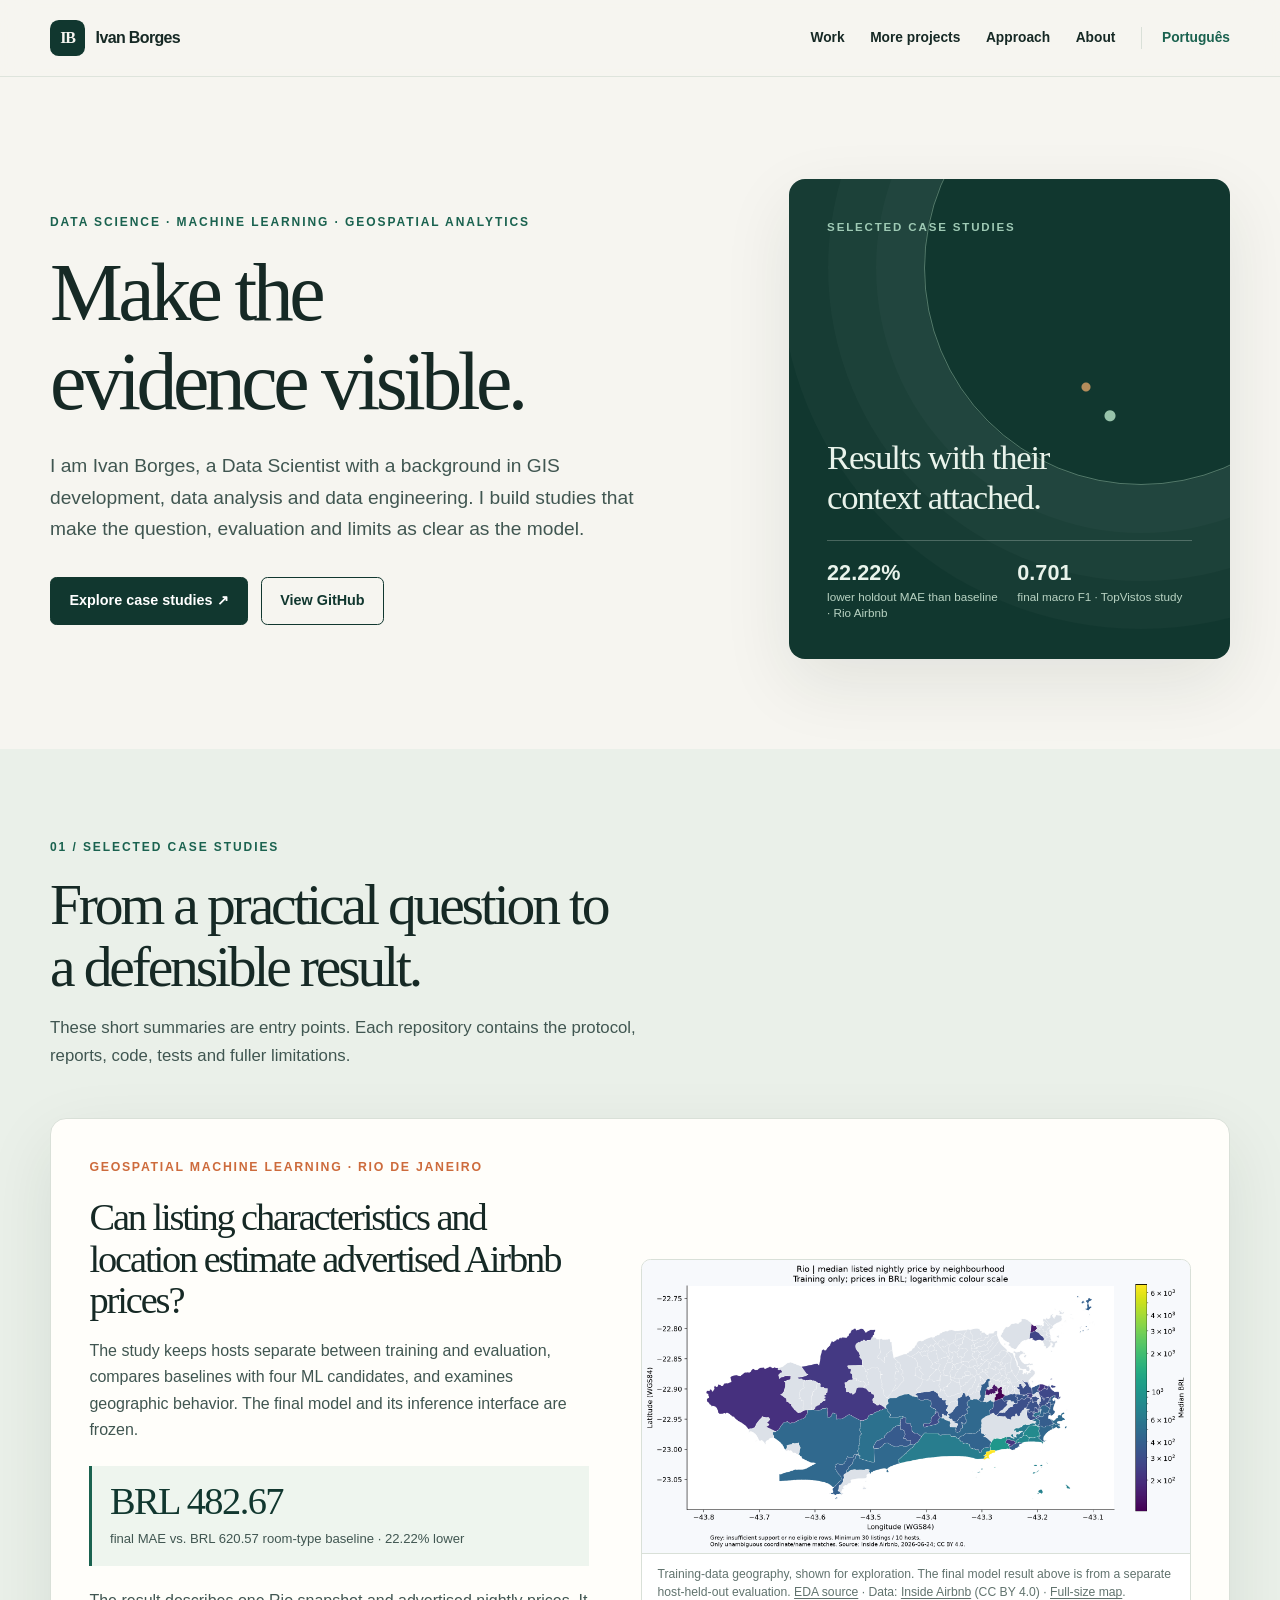
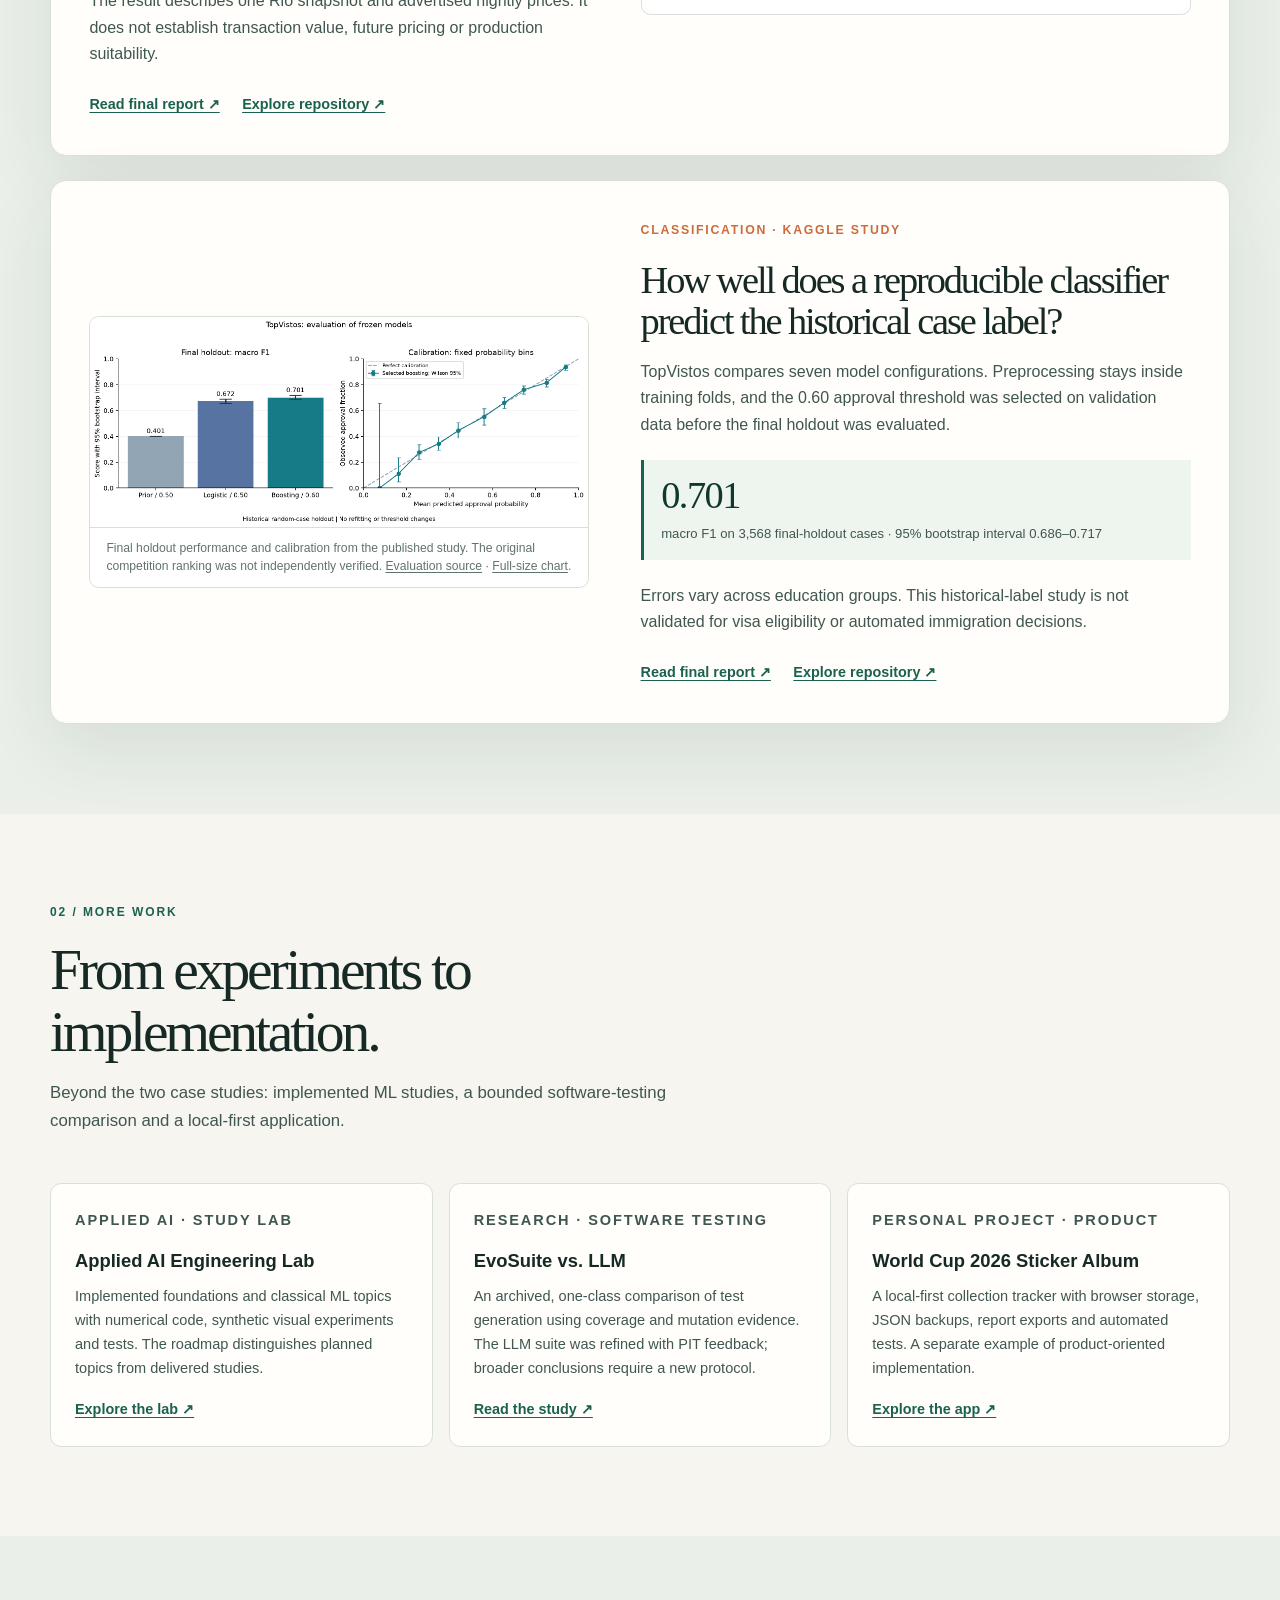
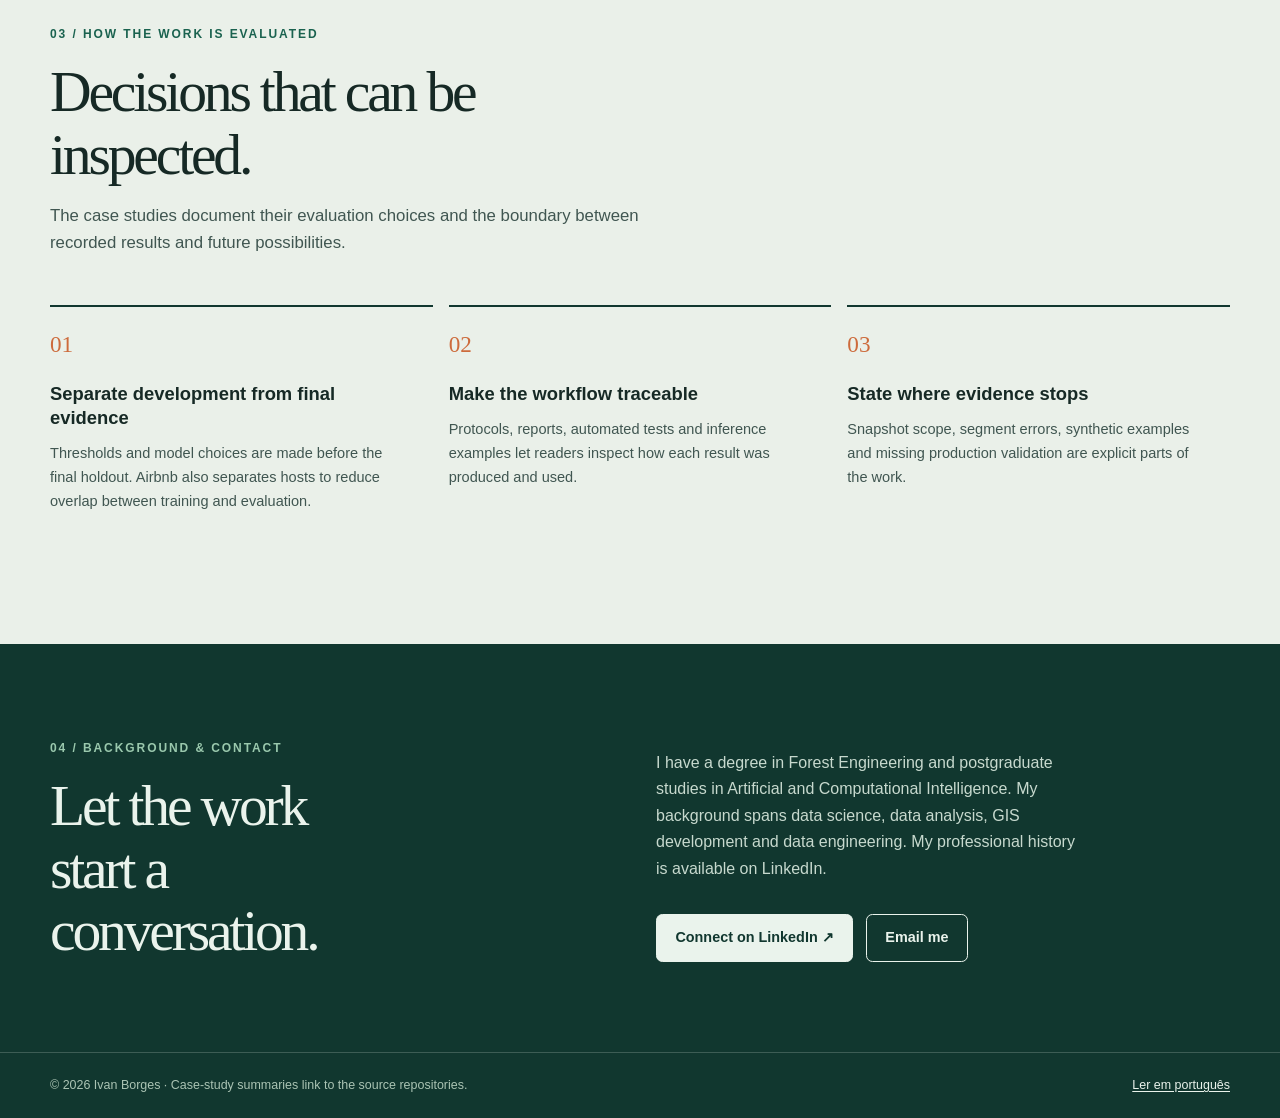
<file: index.html>
<!doctype html>
<html lang="en">
<head>
  <meta charset="utf-8">
  <meta name="viewport" content="width=device-width, initial-scale=1">
  <meta name="color-scheme" content="light">
  <meta name="description" content="Ivan Borges — Data Science, Machine Learning and Geospatial Analytics. Selected case studies with results, methods and limitations.">
  <title>Ivan Borges | Data Science &amp; Machine Learning</title>
  <link rel="canonical" href="https://ivanfborges.github.io/">
  <link rel="alternate" hreflang="en" href="https://ivanfborges.github.io/">
  <link rel="alternate" hreflang="pt-BR" href="https://ivanfborges.github.io/pt/">
  <link rel="icon" type="image/svg+xml" href="assets/favicon.svg">
  <link rel="stylesheet" href="assets/site.css">
</head>
<body>
  <a class="skip-link" href="#main">Skip to content</a>
  <header class="site-header">
    <div class="container header-inner">
      <a class="brand" href="#top" aria-label="Ivan Borges, back to top"><span class="brand-mark" aria-hidden="true">IB</span> Ivan Borges</a>
      <div class="header-actions">
        <nav class="site-nav" aria-label="Main navigation">
          <a href="#work">Work</a><a href="#more">More projects</a><a href="#approach">Approach</a><a href="#about">About</a>
        </nav>
        <a class="lang-link" href="pt/" lang="pt-BR" hreflang="pt-BR">Português</a>
      </div>
    </div>
  </header>

  <main id="main">
    <section class="hero" id="top" aria-labelledby="hero-title">
      <div class="container hero-grid">
        <div>
          <p class="eyebrow">Data Science · Machine Learning · Geospatial Analytics</p>
          <h1 id="hero-title">Make the evidence visible.</h1>
          <p class="hero-copy">I am Ivan Borges, a Data Scientist with a background in GIS development, data analysis and data engineering. I build studies that make the question, evaluation and limits as clear as the model.</p>
          <div class="hero-actions">
            <a class="button" href="#work">Explore case studies <span aria-hidden="true">&nbsp;↗</span></a>
            <a class="button button-secondary" href="https://github.com/ivanfborges">View GitHub</a>
          </div>
        </div>
        <div class="hero-panel" aria-label="Recorded results from two selected studies">
          <div class="panel-top">Selected case studies</div>
          <div class="panel-bottom">
            <p>Results with their context attached.</p>
            <div class="panel-stats">
              <div><strong>22.22%</strong><span>lower holdout MAE than baseline · Rio Airbnb</span></div>
              <div><strong>0.701</strong><span>final macro F1 · TopVistos study</span></div>
            </div>
          </div>
        </div>
      </div>
    </section>

    <section class="section section-contrast" id="work" aria-labelledby="work-title">
      <div class="container">
        <p class="section-kicker">01 / Selected case studies</p>
        <h2 class="section-heading" id="work-title">From a practical question to a defensible result.</h2>
        <p class="section-intro">These short summaries are entry points. Each repository contains the protocol, reports, code, tests and fuller limitations.</p>

        <article class="case" aria-labelledby="airbnb-title">
          <div class="case-copy">
            <span class="case-number">Geospatial machine learning · Rio de Janeiro</span>
            <h3 id="airbnb-title">Can listing characteristics and location estimate advertised Airbnb prices?</h3>
            <p>The study keeps hosts separate between training and evaluation, compares baselines with four ML candidates, and examines geographic behavior. The final model and its inference interface are frozen.</p>
            <div class="result"><strong>BRL 482.67</strong><span>final MAE vs. BRL 620.57 room-type baseline · 22.22% lower</span></div>
            <p>The result describes one Rio snapshot and advertised nightly prices. It does not establish transaction value, future pricing or production suitability.</p>
            <div class="case-links"><a href="https://github.com/ivanfborges/eng_dados-analytics_engineering/blob/main/docs/FINAL.md">Read final report ↗</a><a href="https://github.com/ivanfborges/eng_dados-analytics_engineering">Explore repository ↗</a></div>
          </div>
          <figure class="case-figure">
            <img src="assets/airbnb-training-map.png" alt="Map of median advertised prices in supported Rio neighbourhoods from the training data" width="1996" height="1068" loading="lazy">
            <figcaption>Training-data geography, shown for exploration. The final model result above is from a separate host-held-out evaluation. <a href="https://github.com/ivanfborges/eng_dados-analytics_engineering/blob/main/docs/EDA.md">EDA source</a> · Data: <a href="https://insideairbnb.com/get-the-data/">Inside Airbnb</a> (CC BY 4.0) · <a href="assets/airbnb-training-map.png">Full-size map</a>.</figcaption>
          </figure>
        </article>

        <article class="case" aria-labelledby="topvistos-title">
          <div class="case-copy">
            <span class="case-number">Classification · Kaggle study</span>
            <h3 id="topvistos-title">How well does a reproducible classifier predict the historical case label?</h3>
            <p>TopVistos compares seven model configurations. Preprocessing stays inside training folds, and the 0.60 approval threshold was selected on validation data before the final holdout was evaluated.</p>
            <div class="result"><strong>0.701</strong><span>macro F1 on 3,568 final-holdout cases · 95% bootstrap interval 0.686–0.717</span></div>
            <p>Errors vary across education groups. This historical-label study is not validated for visa eligibility or automated immigration decisions.</p>
            <div class="case-links"><a href="https://github.com/ivanfborges/ML_olympiad_for_students-topvistos_EUA/blob/main/docs/EVALUATION.md">Read final report ↗</a><a href="https://github.com/ivanfborges/ML_olympiad_for_students-topvistos_EUA">Explore repository ↗</a></div>
          </div>
          <figure class="case-figure">
            <img src="assets/topvistos-final-evaluation.png" alt="Final holdout classification performance and calibration charts for the TopVistos study" width="1961" height="827" loading="lazy">
            <figcaption>Final holdout performance and calibration from the published study. The original competition ranking was not independently verified. <a href="https://github.com/ivanfborges/ML_olympiad_for_students-topvistos_EUA/blob/main/docs/EVALUATION.md">Evaluation source</a> · <a href="assets/topvistos-final-evaluation.png">Full-size chart</a>.</figcaption>
          </figure>
        </article>
      </div>
    </section>

    <section class="section" id="more" aria-labelledby="more-title">
      <div class="container">
        <p class="section-kicker">02 / More work</p>
        <h2 class="section-heading" id="more-title">From experiments to implementation.</h2>
        <p class="section-intro">Beyond the two case studies: implemented ML studies, a bounded software-testing comparison and a local-first application.</p>
        <div class="card-grid">
          <article class="card">
            <p class="card-label">Applied AI · Study lab</p>
            <h3>Applied AI Engineering Lab</h3>
            <p>Implemented foundations and classical ML topics with numerical code, synthetic visual experiments and tests. The roadmap distinguishes planned topics from delivered studies.</p>
            <a href="https://github.com/ivanfborges/applied-ai-engineering-lab">Explore the lab ↗</a>
          </article>
          <article class="card">
            <p class="card-label">Research · Software testing</p>
            <h3>EvoSuite vs. LLM</h3>
            <p>An archived, one-class comparison of test generation using coverage and mutation evidence. The LLM suite was refined with PIT feedback; broader conclusions require a new protocol.</p>
            <a href="https://github.com/ivanfborges/sbst-vs-llm">Read the study ↗</a>
          </article>
          <article class="card">
            <p class="card-label">Personal project · Product</p>
            <h3>World Cup 2026 Sticker Album</h3>
            <p>A local-first collection tracker with browser storage, JSON backups, report exports and automated tests. A separate example of product-oriented implementation.</p>
            <a href="https://github.com/ivanfborges/album-copa-2026-local">Explore the app ↗</a>
          </article>
        </div>
      </div>
    </section>

    <section class="section section-contrast" id="approach" aria-labelledby="approach-title">
      <div class="container">
        <p class="section-kicker">03 / How the work is evaluated</p>
        <h2 class="section-heading" id="approach-title">Decisions that can be inspected.</h2>
        <p class="section-intro">The case studies document their evaluation choices and the boundary between recorded results and future possibilities.</p>
        <div class="method-grid">
          <div class="method"><span class="method-num">01</span><h3>Separate development from final evidence</h3><p>Thresholds and model choices are made before the final holdout. Airbnb also separates hosts to reduce overlap between training and evaluation.</p></div>
          <div class="method"><span class="method-num">02</span><h3>Make the workflow traceable</h3><p>Protocols, reports, automated tests and inference examples let readers inspect how each result was produced and used.</p></div>
          <div class="method"><span class="method-num">03</span><h3>State where evidence stops</h3><p>Snapshot scope, segment errors, synthetic examples and missing production validation are explicit parts of the work.</p></div>
        </div>
      </div>
    </section>

    <section class="contact" id="about" aria-labelledby="about-title">
      <div class="container contact-grid">
        <div>
          <p class="section-kicker">04 / Background &amp; contact</p>
          <h2 id="about-title">Let the work start a conversation.</h2>
        </div>
        <div>
          <p>I have a degree in Forest Engineering and postgraduate studies in Artificial and Computational Intelligence. My background spans data science, data analysis, GIS development and data engineering. My professional history is available on LinkedIn.</p>
          <div class="hero-actions"><a class="button" href="https://www.linkedin.com/in/ivanfborges/">Connect on LinkedIn ↗</a><a class="button button-secondary" href="mailto:ivanfborges@gmail.com">Email me</a></div>
        </div>
      </div>
    </section>
  </main>
  <footer class="footer">
    <div class="container footer-inner"><span>© 2026 Ivan Borges · Case-study summaries link to the source repositories.</span><a href="pt/" lang="pt-BR" hreflang="pt-BR">Ler em português</a></div>
  </footer>
</body>
</html>
</file>
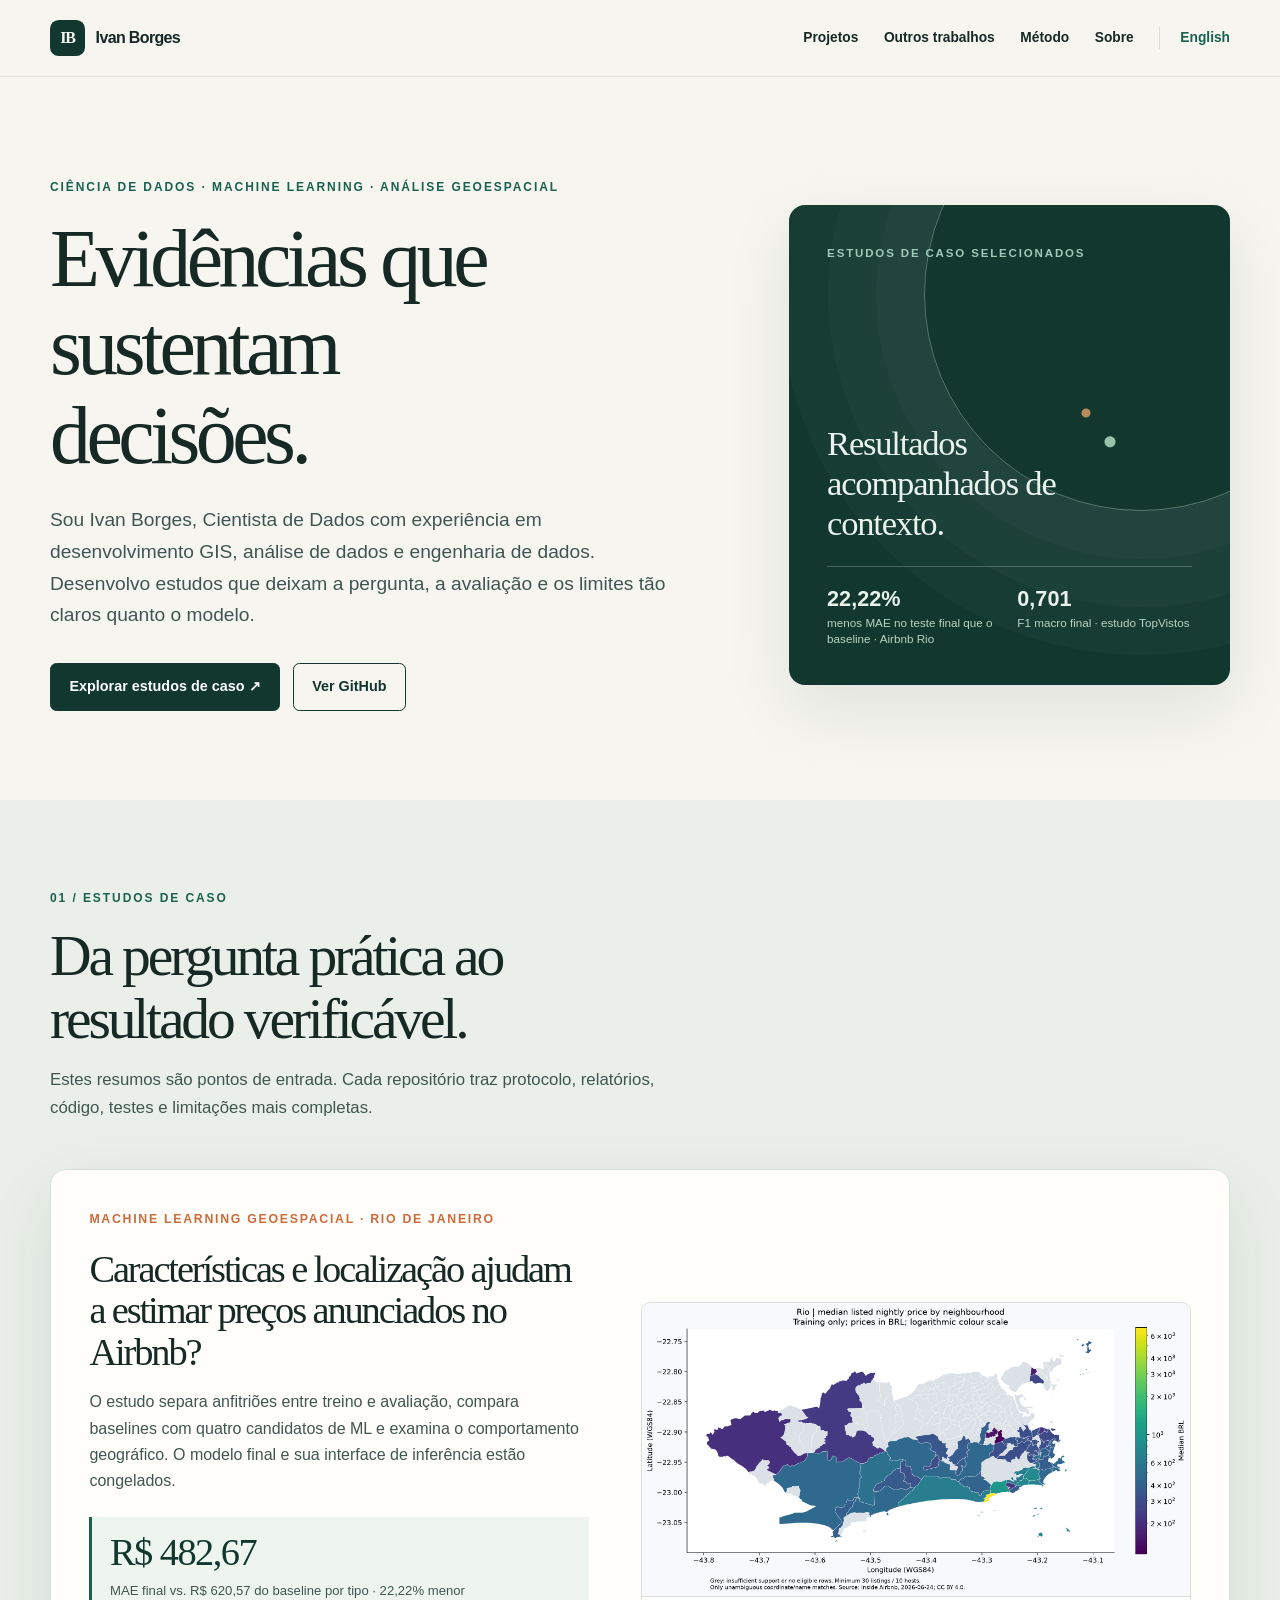
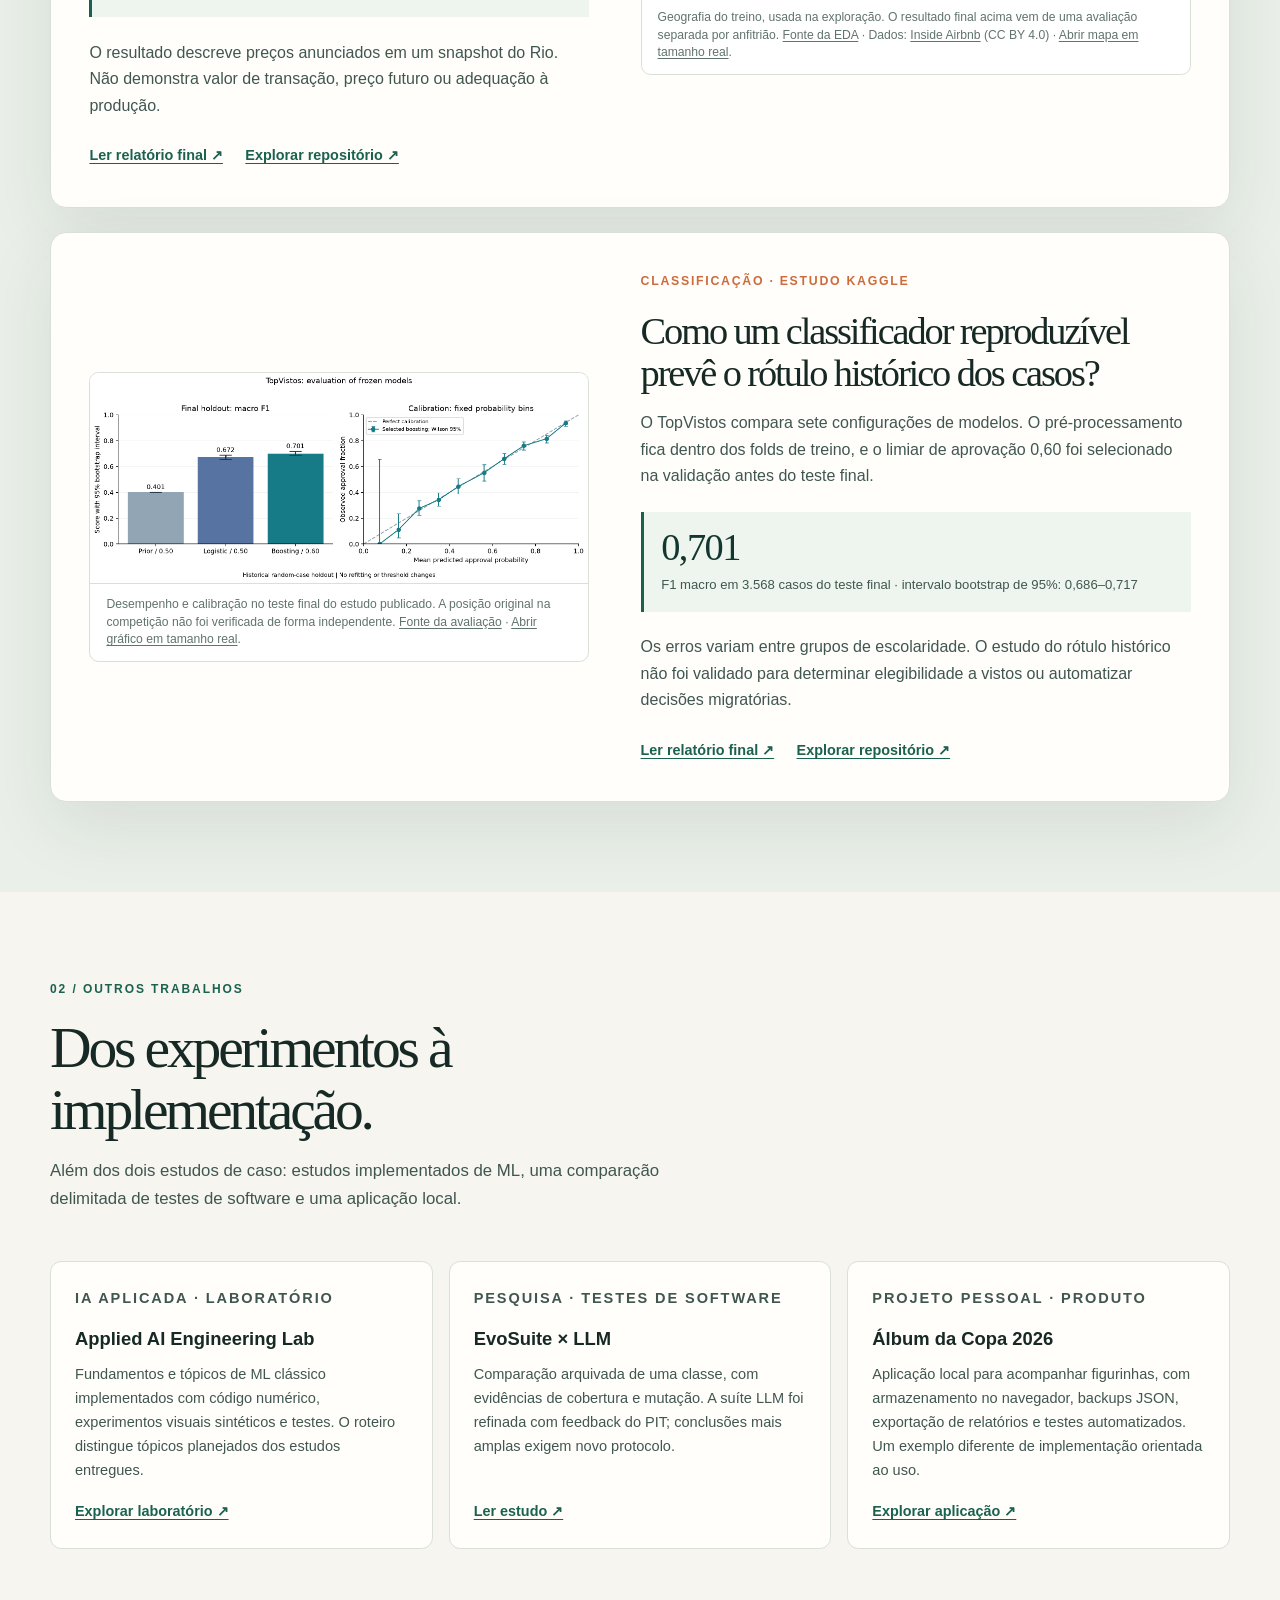
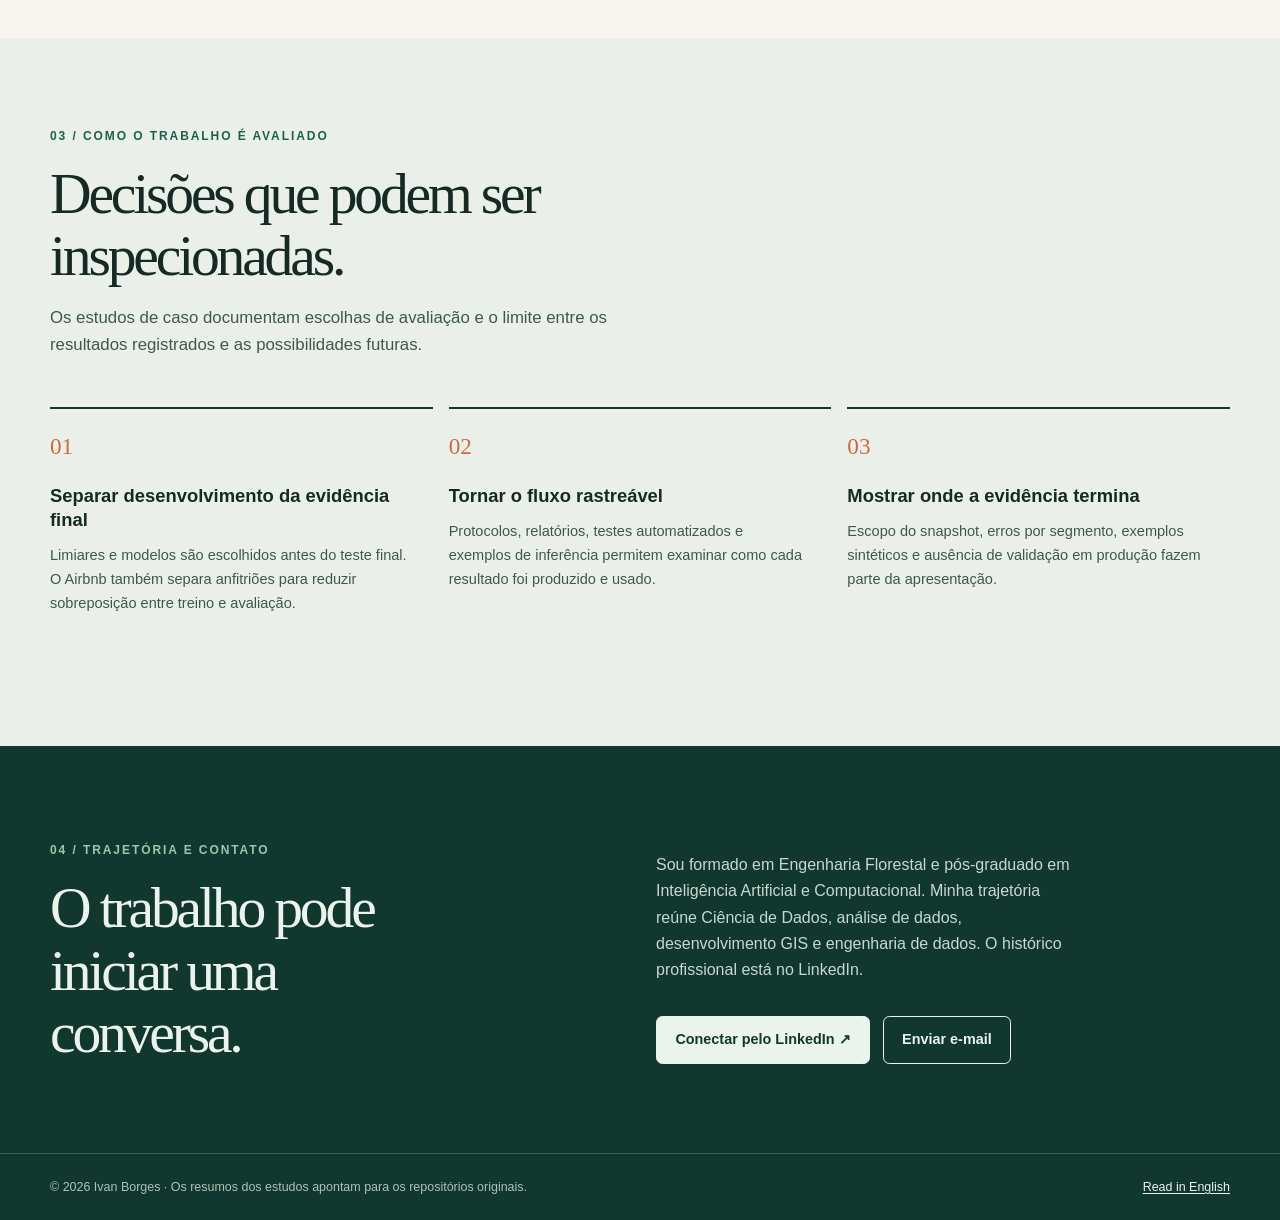
<file: pt/index.html>
<!doctype html>
<html lang="pt-BR">
<head>
  <meta charset="utf-8">
  <meta name="viewport" content="width=device-width, initial-scale=1">
  <meta name="color-scheme" content="light">
  <meta name="description" content="Ivan Borges — Ciência de Dados, Machine Learning e Análise Geoespacial. Estudos de caso com resultados, métodos e limitações.">
  <title>Ivan Borges | Ciência de Dados e Machine Learning</title>
  <link rel="canonical" href="https://ivanfborges.github.io/pt/">
  <link rel="alternate" hreflang="en" href="https://ivanfborges.github.io/">
  <link rel="alternate" hreflang="pt-BR" href="https://ivanfborges.github.io/pt/">
  <link rel="icon" type="image/svg+xml" href="../assets/favicon.svg">
  <link rel="stylesheet" href="../assets/site.css">
</head>
<body>
  <a class="skip-link" href="#main">Ir para o conteúdo</a>
  <header class="site-header">
    <div class="container header-inner">
      <a class="brand" href="#top" aria-label="Ivan Borges, voltar ao início"><span class="brand-mark" aria-hidden="true">IB</span> Ivan Borges</a>
      <div class="header-actions">
        <nav class="site-nav" aria-label="Navegação principal">
          <a href="#work">Projetos</a><a href="#more">Outros trabalhos</a><a href="#approach">Método</a><a href="#about">Sobre</a>
        </nav>
        <a class="lang-link" href="../" lang="en" hreflang="en">English</a>
      </div>
    </div>
  </header>

  <main id="main">
    <section class="hero" id="top" aria-labelledby="hero-title">
      <div class="container hero-grid">
        <div>
          <p class="eyebrow">Ciência de Dados · Machine Learning · Análise Geoespacial</p>
          <h1 id="hero-title">Evidências que sustentam decisões.</h1>
          <p class="hero-copy">Sou Ivan Borges, Cientista de Dados com experiência em desenvolvimento GIS, análise de dados e engenharia de dados. Desenvolvo estudos que deixam a pergunta, a avaliação e os limites tão claros quanto o modelo.</p>
          <div class="hero-actions">
            <a class="button" href="#work">Explorar estudos de caso <span aria-hidden="true">&nbsp;↗</span></a>
            <a class="button button-secondary" href="https://github.com/ivanfborges">Ver GitHub</a>
          </div>
        </div>
        <div class="hero-panel" aria-label="Resultados registrados em dois estudos selecionados">
          <div class="panel-top">Estudos de caso selecionados</div>
          <div class="panel-bottom">
            <p>Resultados acompanhados de contexto.</p>
            <div class="panel-stats">
              <div><strong>22,22%</strong><span>menos MAE no teste final que o baseline · Airbnb Rio</span></div>
              <div><strong>0,701</strong><span>F1 macro final · estudo TopVistos</span></div>
            </div>
          </div>
        </div>
      </div>
    </section>

    <section class="section section-contrast" id="work" aria-labelledby="work-title">
      <div class="container">
        <p class="section-kicker">01 / Estudos de caso</p>
        <h2 class="section-heading" id="work-title">Da pergunta prática ao resultado verificável.</h2>
        <p class="section-intro">Estes resumos são pontos de entrada. Cada repositório traz protocolo, relatórios, código, testes e limitações mais completas.</p>

        <article class="case" aria-labelledby="airbnb-title">
          <div class="case-copy">
            <span class="case-number">Machine Learning geoespacial · Rio de Janeiro</span>
            <h3 id="airbnb-title">Características e localização ajudam a estimar preços anunciados no Airbnb?</h3>
            <p>O estudo separa anfitriões entre treino e avaliação, compara baselines com quatro candidatos de ML e examina o comportamento geográfico. O modelo final e sua interface de inferência estão congelados.</p>
            <div class="result"><strong>R$ 482,67</strong><span>MAE final vs. R$ 620,57 do baseline por tipo · 22,22% menor</span></div>
            <p>O resultado descreve preços anunciados em um snapshot do Rio. Não demonstra valor de transação, preço futuro ou adequação à produção.</p>
            <div class="case-links"><a href="https://github.com/ivanfborges/eng_dados-analytics_engineering/blob/main/docs/FINAL.pt-BR.md">Ler relatório final ↗</a><a href="https://github.com/ivanfborges/eng_dados-analytics_engineering">Explorar repositório ↗</a></div>
          </div>
          <figure class="case-figure">
            <img src="../assets/airbnb-training-map.png" alt="Mapa das medianas de preços anunciados nos bairros do Rio com suporte suficiente no treino" width="1996" height="1068" loading="lazy">
            <figcaption>Geografia do treino, usada na exploração. O resultado final acima vem de uma avaliação separada por anfitrião. <a href="https://github.com/ivanfborges/eng_dados-analytics_engineering/blob/main/docs/EDA.pt-BR.md">Fonte da EDA</a> · Dados: <a href="https://insideairbnb.com/get-the-data/">Inside Airbnb</a> (CC BY 4.0) · <a href="../assets/airbnb-training-map.png">Abrir mapa em tamanho real</a>.</figcaption>
          </figure>
        </article>

        <article class="case" aria-labelledby="topvistos-title">
          <div class="case-copy">
            <span class="case-number">Classificação · estudo Kaggle</span>
            <h3 id="topvistos-title">Como um classificador reproduzível prevê o rótulo histórico dos casos?</h3>
            <p>O TopVistos compara sete configurações de modelos. O pré-processamento fica dentro dos folds de treino, e o limiar de aprovação 0,60 foi selecionado na validação antes do teste final.</p>
            <div class="result"><strong>0,701</strong><span>F1 macro em 3.568 casos do teste final · intervalo bootstrap de 95%: 0,686–0,717</span></div>
            <p>Os erros variam entre grupos de escolaridade. O estudo do rótulo histórico não foi validado para determinar elegibilidade a vistos ou automatizar decisões migratórias.</p>
            <div class="case-links"><a href="https://github.com/ivanfborges/ML_olympiad_for_students-topvistos_EUA/blob/main/docs/EVALUATION.pt-BR.md">Ler relatório final ↗</a><a href="https://github.com/ivanfborges/ML_olympiad_for_students-topvistos_EUA">Explorar repositório ↗</a></div>
          </div>
          <figure class="case-figure">
            <img src="../assets/topvistos-final-evaluation.png" alt="Gráficos de desempenho e calibração do classificador no teste final do TopVistos" width="1961" height="827" loading="lazy">
            <figcaption>Desempenho e calibração no teste final do estudo publicado. A posição original na competição não foi verificada de forma independente. <a href="https://github.com/ivanfborges/ML_olympiad_for_students-topvistos_EUA/blob/main/docs/EVALUATION.pt-BR.md">Fonte da avaliação</a> · <a href="../assets/topvistos-final-evaluation.png">Abrir gráfico em tamanho real</a>.</figcaption>
          </figure>
        </article>
      </div>
    </section>

    <section class="section" id="more" aria-labelledby="more-title">
      <div class="container">
        <p class="section-kicker">02 / Outros trabalhos</p>
        <h2 class="section-heading" id="more-title">Dos experimentos à implementação.</h2>
        <p class="section-intro">Além dos dois estudos de caso: estudos implementados de ML, uma comparação delimitada de testes de software e uma aplicação local.</p>
        <div class="card-grid">
          <article class="card">
            <p class="card-label">IA aplicada · Laboratório</p>
            <h3>Applied AI Engineering Lab</h3>
            <p>Fundamentos e tópicos de ML clássico implementados com código numérico, experimentos visuais sintéticos e testes. O roteiro distingue tópicos planejados dos estudos entregues.</p>
            <a href="https://github.com/ivanfborges/applied-ai-engineering-lab">Explorar laboratório ↗</a>
          </article>
          <article class="card">
            <p class="card-label">Pesquisa · Testes de software</p>
            <h3>EvoSuite × LLM</h3>
            <p>Comparação arquivada de uma classe, com evidências de cobertura e mutação. A suíte LLM foi refinada com feedback do PIT; conclusões mais amplas exigem novo protocolo.</p>
            <a href="https://github.com/ivanfborges/sbst-vs-llm">Ler estudo ↗</a>
          </article>
          <article class="card">
            <p class="card-label">Projeto pessoal · Produto</p>
            <h3>Álbum da Copa 2026</h3>
            <p>Aplicação local para acompanhar figurinhas, com armazenamento no navegador, backups JSON, exportação de relatórios e testes automatizados. Um exemplo diferente de implementação orientada ao uso.</p>
            <a href="https://github.com/ivanfborges/album-copa-2026-local">Explorar aplicação ↗</a>
          </article>
        </div>
      </div>
    </section>

    <section class="section section-contrast" id="approach" aria-labelledby="approach-title">
      <div class="container">
        <p class="section-kicker">03 / Como o trabalho é avaliado</p>
        <h2 class="section-heading" id="approach-title">Decisões que podem ser inspecionadas.</h2>
        <p class="section-intro">Os estudos de caso documentam escolhas de avaliação e o limite entre os resultados registrados e as possibilidades futuras.</p>
        <div class="method-grid">
          <div class="method"><span class="method-num">01</span><h3>Separar desenvolvimento da evidência final</h3><p>Limiares e modelos são escolhidos antes do teste final. O Airbnb também separa anfitriões para reduzir sobreposição entre treino e avaliação.</p></div>
          <div class="method"><span class="method-num">02</span><h3>Tornar o fluxo rastreável</h3><p>Protocolos, relatórios, testes automatizados e exemplos de inferência permitem examinar como cada resultado foi produzido e usado.</p></div>
          <div class="method"><span class="method-num">03</span><h3>Mostrar onde a evidência termina</h3><p>Escopo do snapshot, erros por segmento, exemplos sintéticos e ausência de validação em produção fazem parte da apresentação.</p></div>
        </div>
      </div>
    </section>

    <section class="contact" id="about" aria-labelledby="about-title">
      <div class="container contact-grid">
        <div>
          <p class="section-kicker">04 / Trajetória e contato</p>
          <h2 id="about-title">O trabalho pode iniciar uma conversa.</h2>
        </div>
        <div>
          <p>Sou formado em Engenharia Florestal e pós-graduado em Inteligência Artificial e Computacional. Minha trajetória reúne Ciência de Dados, análise de dados, desenvolvimento GIS e engenharia de dados. O histórico profissional está no LinkedIn.</p>
          <div class="hero-actions"><a class="button" href="https://www.linkedin.com/in/ivanfborges/">Conectar pelo LinkedIn ↗</a><a class="button button-secondary" href="mailto:ivanfborges@gmail.com">Enviar e-mail</a></div>
        </div>
      </div>
    </section>
  </main>
  <footer class="footer">
    <div class="container footer-inner"><span>© 2026 Ivan Borges · Os resumos dos estudos apontam para os repositórios originais.</span><a href="../" lang="en" hreflang="en">Read in English</a></div>
  </footer>
</body>
</html>
</file>
<file: assets/site.css>
:root {
  color-scheme: light;
  --ink: #162925;
  --ink-soft: #405651;
  --muted: #61736e;
  --paper: #f6f5f0;
  --surface: #fffefa;
  --line: #d9e0d8;
  --green: #1a624f;
  --green-dark: #11372f;
  --accent: #cd6b3c;
  --shadow: 0 24px 70px rgba(21, 44, 38, .09);
}
* { box-sizing: border-box; }
html { scroll-behavior: smooth; scroll-padding-top: 6rem; }
body {
  margin: 0;
  background: var(--paper);
  color: var(--ink);
  font-family: "Segoe UI", Inter, "Helvetica Neue", Arial, sans-serif;
  line-height: 1.65;
}
a { color: inherit; text-underline-offset: .19em; }
a:hover { color: var(--green); }
a:focus-visible { outline: 3px solid var(--accent); outline-offset: 4px; border-radius: 3px; }
img { display: block; max-width: 100%; }
.skip-link { position: absolute; top: -100px; left: 1rem; z-index: 100; padding: .7rem 1rem; background: var(--surface); }
.skip-link:focus { top: 1rem; }
.container { width: min(1180px, calc(100% - 3rem)); margin-inline: auto; }
.site-header {
  position: sticky;
  top: 0;
  z-index: 20;
  border-bottom: 1px solid rgba(217, 224, 216, .8);
  background: rgba(246, 245, 240, .94);
  backdrop-filter: blur(16px);
}
.header-inner { min-height: 76px; display: flex; align-items: center; justify-content: space-between; gap: 1.5rem; }
.brand { display: inline-flex; align-items: center; gap: .65rem; font-size: 1rem; font-weight: 800; letter-spacing: -.04em; text-decoration: none; white-space: nowrap; }
.brand-mark { display: grid; place-items: center; width: 2.2rem; height: 2.2rem; border-radius: .55rem; background: var(--green-dark); color: #f6f5f0; font: 700 1rem Georgia, serif; letter-spacing: -.07em; }
.header-actions { display: flex; align-items: center; gap: clamp(.8rem, 2vw, 1.8rem); }
.site-nav { display: flex; align-items: center; gap: clamp(.8rem, 2vw, 1.65rem); }
.site-nav a, .lang-link { font-size: .86rem; font-weight: 700; text-decoration: none; }
.lang-link { color: var(--green); padding-left: 1.25rem; border-left: 1px solid var(--line); white-space: nowrap; }
.hero { padding: clamp(4rem, 8vw, 7rem) 0 clamp(4rem, 7vw, 6rem); }
.hero-grid { display: grid; grid-template-columns: 1.2fr .8fr; align-items: center; gap: clamp(2rem, 6vw, 6.5rem); }
.eyebrow, .section-kicker { margin: 0 0 1.2rem; color: var(--green); font-size: .75rem; font-weight: 800; letter-spacing: .16em; line-height: 1.35; text-transform: uppercase; }
.hero h1, .section-heading, .case h3, .contact h2 { font-family: Georgia, "Times New Roman", serif; font-weight: 500; letter-spacing: -.055em; line-height: 1.08; }
.hero h1 { max-width: 12ch; margin: 0 0 1.5rem; font-size: clamp(3.25rem, 6.4vw, 6.6rem); }
.hero-copy { max-width: 59ch; margin: 0; color: var(--ink-soft); font-size: clamp(1.05rem, 1.5vw, 1.25rem); }
.hero-actions { display: flex; flex-wrap: wrap; gap: .8rem; margin-top: 2rem; }
.button { display: inline-flex; align-items: center; justify-content: center; min-height: 48px; padding: .65rem 1.15rem; border: 1px solid var(--green-dark); border-radius: .4rem; background: var(--green-dark); color: white; font-size: .9rem; font-weight: 750; text-decoration: none; transition: transform .2s ease, background .2s ease; }
.button:hover { transform: translateY(-2px); background: var(--green); color: white; }
.button-secondary { background: transparent; color: var(--green-dark); }
.button-secondary:hover { background: #e8eee7; color: var(--green-dark); }
.hero-panel { position: relative; min-height: 480px; overflow: hidden; display: flex; flex-direction: column; justify-content: space-between; padding: clamp(1.5rem, 3vw, 2.5rem); border-radius: 1rem; background: var(--green-dark); box-shadow: var(--shadow); color: #e9f3eb; }
.hero-panel::before { content: ""; position: absolute; width: 27rem; height: 27rem; top: -8rem; right: -8rem; border: 1px solid rgba(182, 219, 196, .4); border-radius: 50%; box-shadow: 0 0 0 3rem rgba(255,255,255,.025), 0 0 0 6rem rgba(255,255,255,.025), 0 0 0 9rem rgba(255,255,255,.025); }
.hero-panel::after { content: ""; position: absolute; width: 10rem; height: 10rem; top: 8rem; right: 4rem; border-radius: 50%; background: radial-gradient(circle, rgba(219, 160, 102, .9) 0 4px, transparent 5px), radial-gradient(circle at 65% 68%, rgba(183, 227, 199, .9) 0 5px, transparent 6px); opacity: .9; }
.panel-top, .panel-bottom { position: relative; z-index: 1; }
.panel-top { color: #9fcab5; font-size: .72rem; font-weight: 800; letter-spacing: .16em; text-transform: uppercase; }
.panel-bottom p { max-width: 16ch; margin: 0 0 1.4rem; font: 500 clamp(1.65rem, 2.7vw, 2.5rem)/1.15 Georgia, serif; letter-spacing: -.035em; }
.panel-stats { display: grid; grid-template-columns: 1fr 1fr; gap: 1rem; padding-top: 1.2rem; border-top: 1px solid rgba(233, 243, 235, .25); }
.panel-stats strong { display: block; font-size: 1.35rem; line-height: 1.25; }
.panel-stats span { display: block; margin-top: .15rem; color: #b9d3c3; font-size: .73rem; line-height: 1.35; }
.section { padding: clamp(4rem, 7vw, 6rem) 0; }
.section-contrast { background: #eaf0e9; }
.section-heading { max-width: 20ch; margin: 0 0 1rem; font-size: clamp(2.35rem, 4.5vw, 4.4rem); }
.section-intro { max-width: 66ch; margin: 0 0 3rem; color: var(--ink-soft); font-size: 1.05rem; }
.case { display: grid; grid-template-columns: minmax(0, 1fr) minmax(0, 1.1fr); gap: clamp(1.6rem, 4vw, 4rem); align-items: center; margin-top: 2.5rem; padding: clamp(1.4rem, 3vw, 2.4rem); border: 1px solid var(--line); border-radius: 1rem; background: var(--surface); box-shadow: var(--shadow); }
.case + .case { margin-top: 1.5rem; }
.case:nth-of-type(even) .case-copy { order: 2; }
.case:nth-of-type(even) .case-figure { order: 1; }
.case-number { display: block; margin-bottom: 1.25rem; color: var(--accent); font-size: .77rem; font-weight: 800; letter-spacing: .14em; text-transform: uppercase; }
.case h3 { margin: 0 0 1rem; font-size: clamp(2rem, 3vw, 3.1rem); }
.case p { margin: 0 0 1.15rem; color: var(--ink-soft); }
.result { display: flex; align-items: baseline; flex-wrap: wrap; gap: .5rem; margin: 1.4rem 0; padding: 1rem 1.1rem; border-left: 3px solid var(--green); background: #eef5ee; }
.result strong { color: var(--green-dark); font: 500 clamp(1.8rem, 3vw, 2.5rem)/1 Georgia, serif; letter-spacing: -.04em; }
.result span { color: var(--ink-soft); font-size: .82rem; }
.case-links { display: flex; flex-wrap: wrap; gap: .65rem 1.4rem; margin-top: 1.6rem; font-size: .9rem; font-weight: 750; }
.case-links a { color: var(--green); }
.case-figure { margin: 0; overflow: hidden; border: 1px solid var(--line); border-radius: .6rem; background: white; }
.case-figure img { width: 100%; height: auto; }
.case-figure figcaption { padding: .75rem 1rem; border-top: 1px solid var(--line); color: var(--muted); font-size: .76rem; line-height: 1.45; }
.card-grid, .method-grid { display: grid; grid-template-columns: repeat(3, minmax(0, 1fr)); gap: 1rem; }
.card { display: flex; flex-direction: column; min-height: 250px; padding: 1.5rem; border: 1px solid var(--line); border-radius: .7rem; background: var(--surface); }
.card-label { margin: 0 0 1rem; color: var(--accent); font-size: .72rem; font-weight: 800; letter-spacing: .13em; text-transform: uppercase; }
.card h3, .method h3 { margin: 0 0 .7rem; font-size: 1.15rem; line-height: 1.3; }
.card p, .method p { margin: 0 0 1.1rem; color: var(--ink-soft); font-size: .91rem; }
.card a { margin-top: auto; color: var(--green); font-size: .9rem; font-weight: 750; }
.method { padding: 1.5rem 1.5rem 1.5rem 0; border-top: 2px solid var(--green-dark); }
.method-num { display: block; margin-bottom: 1.5rem; color: var(--accent); font: 500 1.45rem Georgia, serif; }
.contact { padding: clamp(4rem, 7vw, 6rem) 0; background: var(--green-dark); color: #eaf3ec; }
.contact-grid { display: grid; grid-template-columns: 1fr 1fr; gap: 2rem; align-items: end; }
.contact .section-kicker { color: #9ac8ad; }
.contact h2 { max-width: 12ch; margin: 0; font-size: clamp(2.4rem, 4.5vw, 4.4rem); }
.contact p { max-width: 48ch; color: #c7d9ce; }
.contact .button { border-color: #eaf3ec; background: #eaf3ec; color: var(--green-dark); }
.contact .button:hover { background: white; }
.contact .button-secondary { background: transparent; color: #eaf3ec; }
.contact .button-secondary:hover { color: var(--green-dark); background: #eaf3ec; }
.footer { padding: 1.4rem 0; border-top: 1px solid rgba(234, 243, 236, .2); background: var(--green-dark); color: #abc4b4; font-size: .78rem; }
.footer-inner { display: flex; justify-content: space-between; gap: 1rem; }
.footer a { color: #eaf3ec; }
@media (max-width: 900px) {
  .hero-grid, .case, .contact-grid { grid-template-columns: 1fr; }
  .hero-panel { min-height: 320px; }
  .hero h1 { max-width: 14ch; }
  .case:nth-of-type(even) .case-copy, .case:nth-of-type(even) .case-figure { order: initial; }
  .card-grid, .method-grid { grid-template-columns: repeat(2, minmax(0, 1fr)); }
}
@media (max-width: 640px) {
  .container { width: min(100% - 2rem, 1180px); }
  .header-inner { min-height: 66px; flex-wrap: wrap; gap: .2rem; padding-block: .45rem; }
  .brand { margin-right: auto; }
  .header-actions { display: contents; }
  .site-nav { order: 2; display: flex; flex: 0 0 100%; justify-content: space-between; gap: .5rem; overflow-x: auto; padding: .3rem 0 .2rem; white-space: nowrap; }
  .site-nav a { font-size: .78rem; }
  .lang-link { order: 1; border: 0; padding: 0; }
  html { scroll-padding-top: 7.5rem; }
  .hero { padding-top: 3.4rem; }
  .hero-panel { min-height: 295px; }
  .card-grid, .method-grid { grid-template-columns: 1fr; }
  .method { padding-right: 0; }
  .footer-inner { flex-direction: column; }
}
@media (prefers-reduced-motion: reduce) {
  html { scroll-behavior: auto; }
  .button { transition: none; }
}
</file>
